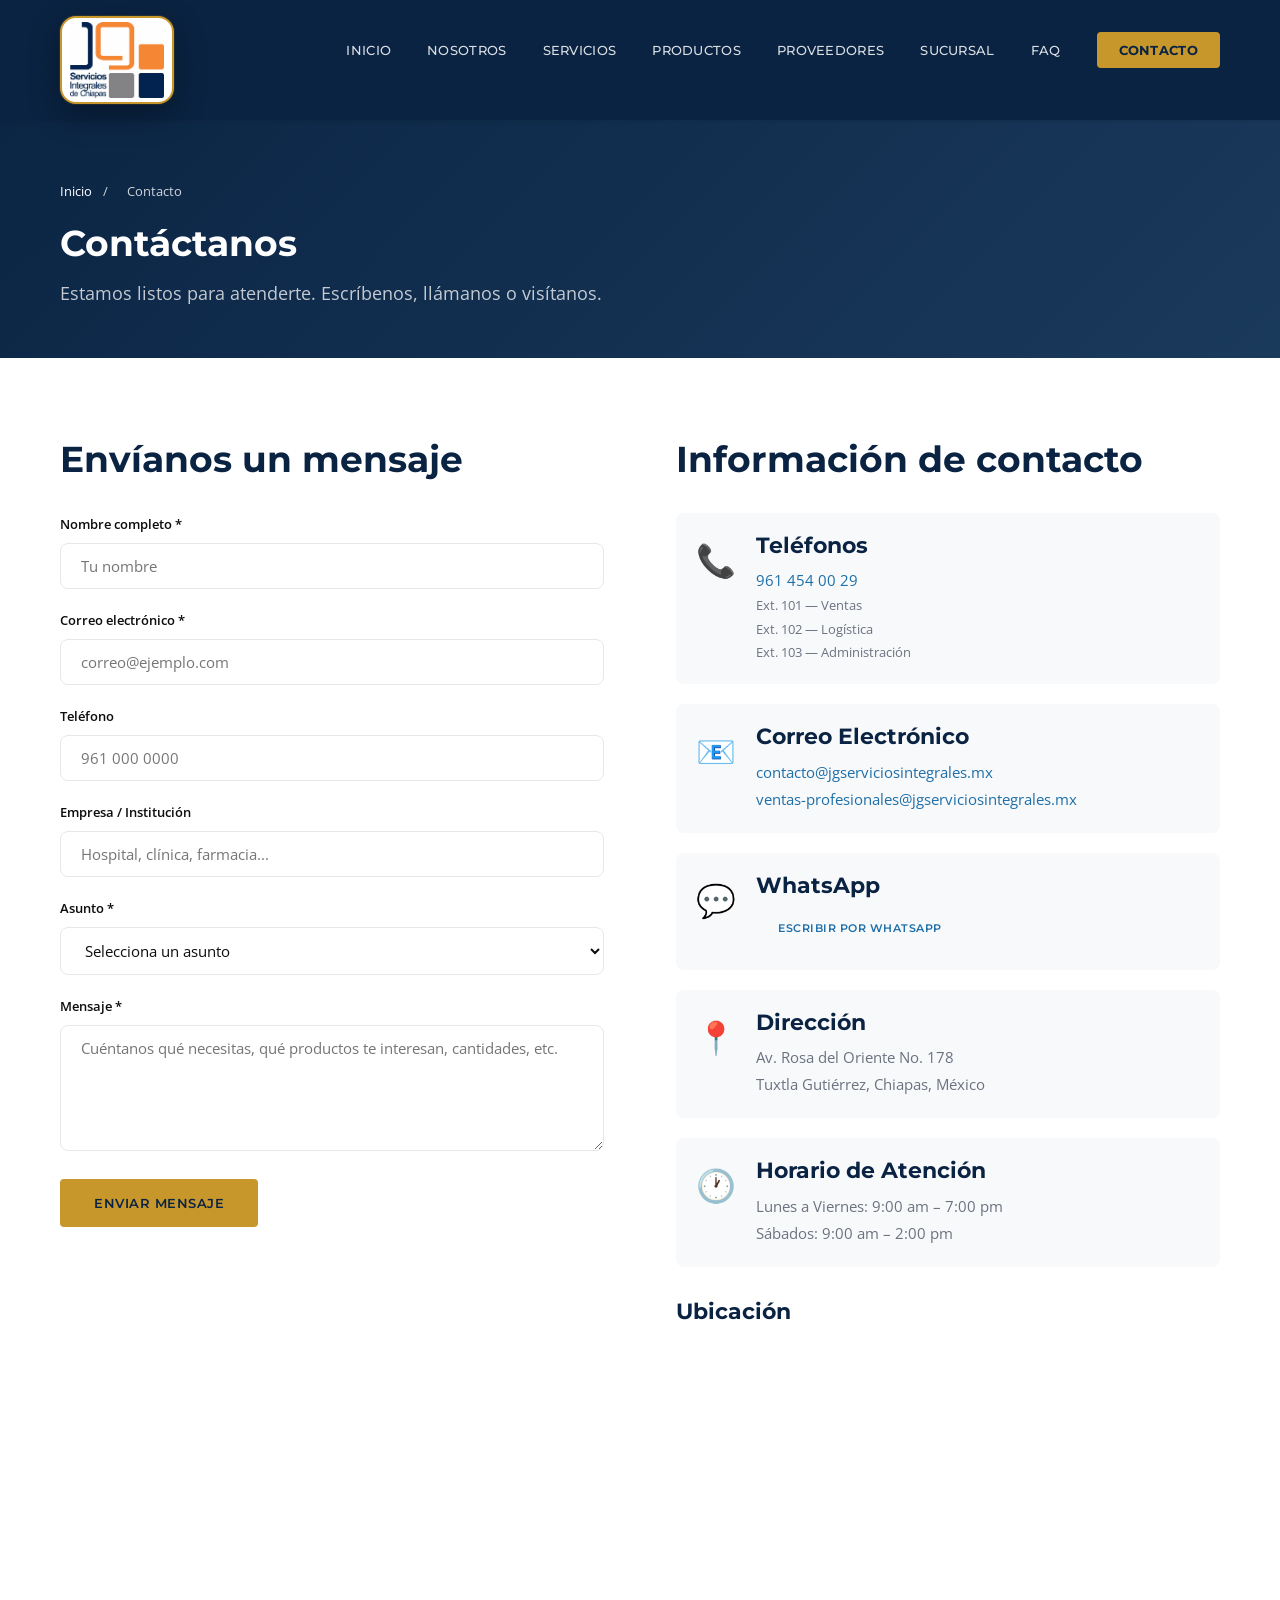
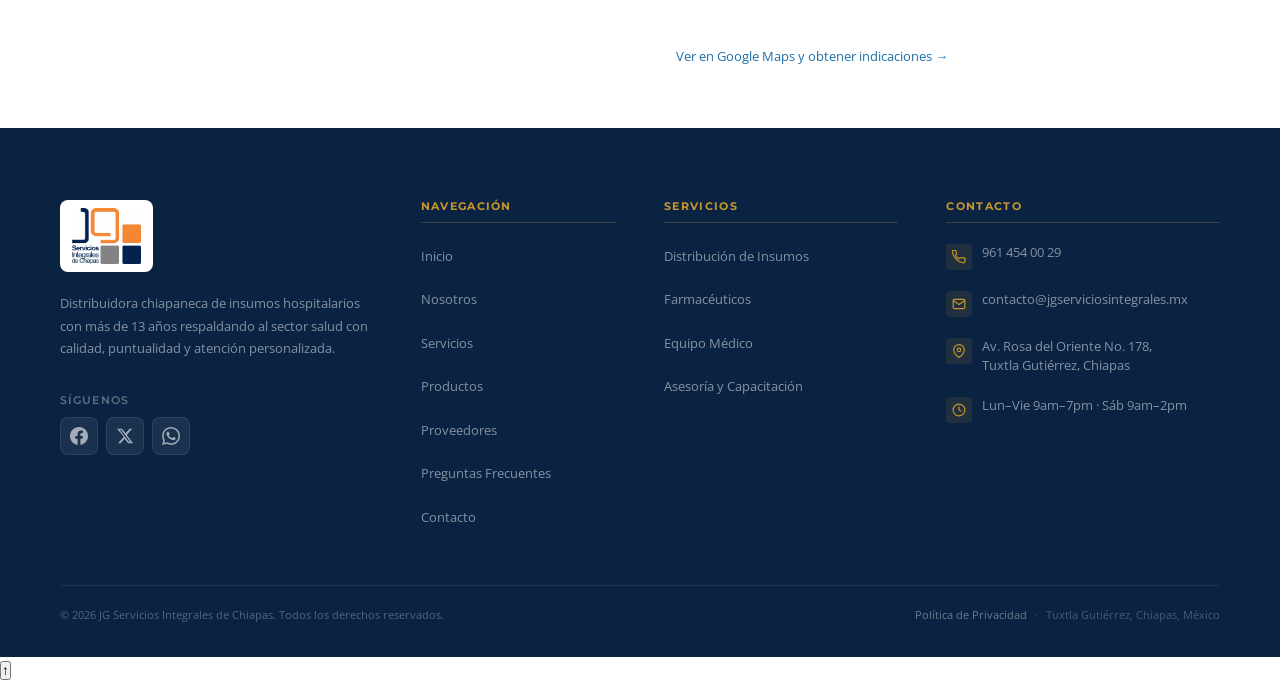
<file: Jg Servicios Integrales Pagina/pages/contacto.html>
<!DOCTYPE html>
<html lang="es">
<head>
    <meta charset="UTF-8">
    <meta name="viewport" content="width=device-width, initial-scale=1.0">
    <meta name="description" content="Contacta a JG Servicios Integrales - Teléfono, email, formulario y ubicación.">
    <title>Contacto | JG Servicios Integrales</title>

    <link rel="preconnect" href="https://fonts.googleapis.com">
    <link rel="preconnect" href="https://fonts.gstatic.com" crossorigin>
    <link href="https://fonts.googleapis.com/css2?family=Montserrat:wght@300;400;500;600;700;800&family=Open+Sans:wght@300;400;600&display=swap" rel="stylesheet">

    <link rel="stylesheet" href="../css/variables.css">
    <link rel="stylesheet" href="../css/style.css">
    <link rel="stylesheet" href="../css/components.css">
    <link rel="stylesheet" href="../css/responsive.css">
    <link rel="icon" type="image/png" href="../images/logo/logo.png">
    <style>
        /* Fix: evita que el logo del header se salga del flujo en páginas internas */
        .header:not(.transparent) .logo,
        .header:not(.transparent) .logo img {
            position: static !important;
            transform: none !important;
        }
    </style>
</head>

<body>

    <!-- HEADER -->
    <header class="header" id="header">
        <nav class="navbar">
            <div class="container">
                <div class="navbar-wrapper">
                    <a href="../index.html" class="logo">
                        <img src="../images/logo/logo.png" alt="JG Servicios Integrales">
                    </a>
                    <ul class="nav-menu" id="navMenu">
                        <li><a href="../index.html">Inicio</a></li>
                        <li><a href="nosotros.html">Nosotros</a></li>
                        <li><a href="servicios.html">Servicios</a></li>
                        <li><a href="productos.html">Productos</a></li>
                        <li><a href="proveedores.html">Proveedores</a></li>
                        <li><a href="sucursal.html">Sucursal</a></li>
                        <li><a href="faq.html">FAQ</a></li>
                        <li><a href="contacto.html" class="btn-contact">Contacto</a></li>
                    </ul>
                    <button class="menu-toggle" id="menuToggle" aria-label="Abrir menú">
                        <span></span><span></span><span></span>
                    </button>
                </div>
            </div>
        </nav>
    </header>


    <!-- PAGE HERO -->
    <section class="page-hero">
        <div class="container">
            <div class="breadcrumb">
                <a href="../index.html">Inicio</a>
                <span>/</span>
                <span>Contacto</span>
            </div>
            <h1>Contáctanos</h1>
            <p>Estamos listos para atenderte. Escríbenos, llámanos o visítanos.</p>
        </div>
    </section>


    <!-- MAIN CONTENT -->
    <main class="main-content">
        <div class="container">

            <div class="grid grid-2" style="gap: var(--spacing-3xl); align-items: start;">

                <!-- FORMULARIO -->
                <div>
                    <h2 style="margin-bottom: var(--spacing-xl);">Envíanos un mensaje</h2>

                    <form id="contactForm" novalidate>

                        <div class="form-group">
                            <label for="nombre">Nombre completo *</label>
                            <input type="text" id="nombre" name="nombre" placeholder="Tu nombre" required>
                            <span class="error-message">Por favor ingresa tu nombre</span>
                        </div>

                        <div class="form-group">
                            <label for="email">Correo electrónico *</label>
                            <input type="email" id="email" name="email" placeholder="correo@ejemplo.com" required>
                            <span class="error-message">Ingresa un correo válido</span>
                        </div>

                        <div class="form-group">
                            <label for="telefono">Teléfono</label>
                            <input type="tel" id="telefono" name="telefono" placeholder="961 000 0000">
                        </div>

                        <div class="form-group">
                            <label for="empresa">Empresa / Institución</label>
                            <input type="text" id="empresa" name="empresa" placeholder="Hospital, clínica, farmacia...">
                        </div>

                        <div class="form-group">
                            <label for="asunto">Asunto *</label>
                            <select id="asunto" name="asunto" required>
                                <option value="">Selecciona un asunto</option>
                                <option value="cotizacion">Solicitud de cotización</option>
                                <option value="general">Información general</option>
                                <option value="quejas">Quejas y sugerencias</option>
                                <option value="facturacion">Facturación</option>
                                <option value="pedidos">Información de pedidos</option>
                                <option value="soporte">Soporte técnico</option>
                                <option value="otro">Otro</option>
                            </select>
                            <span class="error-message">Selecciona un asunto</span>
                        </div>

                        <div class="form-group">
                            <label for="mensaje">Mensaje *</label>
                            <textarea id="mensaje" name="mensaje" rows="5"
                                placeholder="Cuéntanos qué necesitas, qué productos te interesan, cantidades, etc." required></textarea>
                            <span class="error-message">Por favor escribe tu mensaje</span>
                        </div>

                        <button type="submit" class="btn btn-primary btn-block">
                            Enviar mensaje
                        </button>

                    </form>
                </div>


                <!-- INFO DE CONTACTO -->
                <div>
                    <h2 style="margin-bottom: var(--spacing-xl);">Información de contacto</h2>

                    <div style="display: flex; flex-direction: column; gap: var(--spacing-lg);">

                        <div class="contact-info-item" style="display: flex; gap: var(--spacing-lg); align-items: flex-start; padding: var(--spacing-lg); background: var(--color-light); border-radius: var(--border-radius-md);">
                            <span style="font-size: 32px;">📞</span>
                            <div>
                                <h3 style="margin-bottom: var(--spacing-sm); color: var(--color-primary);">Teléfonos</h3>
                                <p style="margin: 0;"><a href="tel:9614540029">961 454 00 29</a></p>
                                <p style="margin: 0; font-size: var(--font-size-sm); color: var(--color-gray);">Ext. 101 — Ventas</p>
                                <p style="margin: 0; font-size: var(--font-size-sm); color: var(--color-gray);">Ext. 102 — Logística</p>
                                <p style="margin: 0; font-size: var(--font-size-sm); color: var(--color-gray);">Ext. 103 — Administración</p>
                            </div>
                        </div>

                        <div class="contact-info-item" style="display: flex; gap: var(--spacing-lg); align-items: flex-start; padding: var(--spacing-lg); background: var(--color-light); border-radius: var(--border-radius-md);">
                            <span style="font-size: 32px;">📧</span>
                            <div>
                                <h3 style="margin-bottom: var(--spacing-sm); color: var(--color-primary);">Correo Electrónico</h3>
                                <p style="margin: 0;"><a href="mailto:contacto@jgserviciosintegrales.mx">contacto@jgserviciosintegrales.mx</a></p>
                                <p style="margin: 0;"><a href="mailto: ventas-profesionales@jgserviciosintegrales.mx"> ventas-profesionales@jgserviciosintegrales.mx</a></p>
                            </div>
                        </div>

                        <div class="contact-info-item" style="display: flex; gap: var(--spacing-lg); align-items: flex-start; padding: var(--spacing-lg); background: var(--color-light); border-radius: var(--border-radius-md);">
                            <span style="font-size: 32px;">💬</span>
                            <div>
                                <h3 style="margin-bottom: var(--spacing-sm); color: var(--color-primary);">WhatsApp</h3>
                                <a href="https://wa.me/5219611527706?text=Hola,%20me%20gustaría%20solicitar%20una%20cotización"
                                   target="_blank" class="btn btn-secondary btn-small">
                                    Escribir por WhatsApp
                                </a>
                            </div>
                        </div>

                        <div class="contact-info-item" style="display: flex; gap: var(--spacing-lg); align-items: flex-start; padding: var(--spacing-lg); background: var(--color-light); border-radius: var(--border-radius-md);">
                            <span style="font-size: 32px;">📍</span>
                            <div>
                                <h3 style="margin-bottom: var(--spacing-sm); color: var(--color-primary);">Dirección</h3>
                                <p style="margin: 0;">Av. Rosa del Oriente No. 178</p>
                                <p style="margin: 0;">Tuxtla Gutiérrez, Chiapas, México</p>
                            </div>
                        </div>

                        <div class="contact-info-item" style="display: flex; gap: var(--spacing-lg); align-items: flex-start; padding: var(--spacing-lg); background: var(--color-light); border-radius: var(--border-radius-md);">
                            <span style="font-size: 32px;">🕐</span>
                            <div>
                                <h3 style="margin-bottom: var(--spacing-sm); color: var(--color-primary);">Horario de Atención</h3>
                                <p style="margin: 0;">Lunes a Viernes: 9:00 am – 7:00 pm</p>
                                <p style="margin: 0;">Sábados: 9:00 am – 2:00 pm</p>
                            </div>
                        </div>

                    </div>


                   <!-- MAPA -->
<div style="margin-top: var(--spacing-xl);">
    <h3 style="margin-bottom: var(--spacing-md);">Ubicación</h3>

    <div style="border-radius: var(--border-radius-lg); overflow: hidden;">
        <iframe
            src="https://www.google.com/maps?q=16.7615676,-93.0873629&z=17&output=embed"
            width="100%"
            height="300"
            style="border:0; display:block;"
            allowfullscreen=""
            loading="lazy"
            referrerpolicy="no-referrer-when-downgrade"
            title="Ubicación JG Servicios Integrales de Chiapas">
        </iframe>
    </div>

    <p style="margin-top: var(--spacing-sm); font-size: var(--font-size-sm);">
        <a href="https://www.google.com/maps/place/Jg+Servicios+Integrales+de+Chiapas,+Farmacia+Promac+Productos+medicos+y+Material+de+curacion/@16.7614707,-93.0873021,15z/data=!4m6!3m5!1s0x85ed276f8bcd6471:0x97339f5c29547f40!8m2!3d16.7615676!4d-93.0873629!16s%2Fg%2F11dxkvzxwv?entry=ttu&g_ep=EgoyMDI2MDYxNi4wIKXMDSoASAFQAw%3D%3D"
           target="_blank"
           rel="noopener noreferrer">
            Ver en Google Maps y obtener indicaciones →
        </a>
    </p>
</div>

                </div>

            </div>

        </div>
    </main>


    <footer class="footer">


        <div class="container">
            <div class="footer-content">

                <!-- COLUMNA 1: Marca -->
                <div class="footer-section footer-brand">
                    <img src="../images/logo/logo.png" alt="JG Servicios Integrales" class="footer-logo">
                    <p class="footer-brand-desc">
                        Distribuidora chiapaneca de insumos hospitalarios con más de 13 años respaldando al sector salud con calidad, puntualidad y atención personalizada.
                    </p>
                    <div class="footer-social">
                        <span class="footer-social-label">Síguenos</span>
                        <div class="footer-social-icons">
                            <a href="#" class="footer-social-btn" target="_blank" aria-label="Facebook">
                                <svg width="18" height="18" viewBox="0 0 24 24" fill="currentColor"><path d="M24 12.073c0-6.627-5.373-12-12-12s-12 5.373-12 12c0 5.99 4.388 10.954 10.125 11.854v-8.385H7.078v-3.47h3.047V9.43c0-3.007 1.792-4.669 4.533-4.669 1.312 0 2.686.235 2.686.235v2.953H15.83c-1.491 0-1.956.925-1.956 1.874v2.25h3.328l-.532 3.47h-2.796v8.385C19.612 23.027 24 18.062 24 12.073z"/></svg>
                            </a>
                            <a href="#" class="footer-social-btn" target="_blank" aria-label="Twitter / X">
                                <svg width="18" height="18" viewBox="0 0 24 24" fill="currentColor"><path d="M18.244 2.25h3.308l-7.227 8.26 8.502 11.24H16.17l-4.714-6.231-5.401 6.231H2.74l7.73-8.835L1.254 2.25H8.08l4.713 6.231zm-1.161 17.52h1.833L7.084 4.126H5.117z"/></svg>
                            </a>
                            <a href="https://wa.me/5219611527706?text=Hola,%20me%20gustaría%20solicitar%20una%20cotización" class="footer-social-btn footer-social-whatsapp" target="_blank" aria-label="WhatsApp">
                                <svg width="18" height="18" viewBox="0 0 24 24" fill="currentColor"><path d="M17.472 14.382c-.297-.149-1.758-.867-2.03-.967-.273-.099-.471-.148-.67.15-.197.297-.767.966-.94 1.164-.173.199-.347.223-.644.075-.297-.15-1.255-.463-2.39-1.475-.883-.788-1.48-1.761-1.653-2.059-.173-.297-.018-.458.13-.606.134-.133.298-.347.446-.52.149-.174.198-.298.298-.497.099-.198.05-.371-.025-.52-.075-.149-.669-1.612-.916-2.207-.242-.579-.487-.5-.669-.51-.173-.008-.371-.01-.57-.01-.198 0-.52.074-.792.372-.272.297-1.04 1.016-1.04 2.479 0 1.462 1.065 2.875 1.213 3.074.149.198 2.096 3.2 5.077 4.487.709.306 1.262.489 1.694.625.712.227 1.36.195 1.871.118.571-.085 1.758-.719 2.006-1.413.248-.694.248-1.289.173-1.413-.074-.124-.272-.198-.57-.347m-5.421 7.403h-.004a9.87 9.87 0 01-5.031-1.378l-.361-.214-3.741.982.998-3.648-.235-.374a9.86 9.86 0 01-1.51-5.26c.001-5.45 4.436-9.884 9.888-9.884 2.64 0 5.122 1.03 6.988 2.898a9.825 9.825 0 012.893 6.994c-.003 5.45-4.437 9.884-9.885 9.884m8.413-18.297A11.815 11.815 0 0012.05 0C5.495 0 .16 5.335.157 11.892c0 2.096.547 4.142 1.588 5.945L.057 24l6.305-1.654a11.882 11.882 0 005.683 1.448h.005c6.554 0 11.89-5.335 11.893-11.893a11.821 11.821 0 00-3.48-8.413z"/></svg>
                            </a>
                        </div>
                    </div>
                </div>

                <!-- COLUMNA 2: Navegación -->
                <div class="footer-section">
                    <h4 class="footer-heading">Navegación</h4>
                    <ul class="footer-links">
                        <li><a href="../index.html">Inicio</a></li>
                        <li><a href="pages/nosotros.html">Nosotros</a></li>
                        <li><a href="pages/servicios.html">Servicios</a></li>
                        <li><a href="pages/productos.html">Productos</a></li>
                        <li><a href="pages/proveedores.html">Proveedores</a></li>
                        <li><a href="../pages/faq.html">Preguntas Frecuentes</a></li>
                        <li><a href="../contacto.html">Contacto</a></li>
                    </ul>
                </div>

                <!-- COLUMNA 3: Servicios -->
                <div class="footer-section">
                    <h4 class="footer-heading">Servicios</h4>
                    <ul class="footer-links">
                        <li><a href="pages/servicios.html#distribucion">Distribución de Insumos</a></li>
                        <li><a href="pages/servicios.html#farmaceuticos">Farmacéuticos</a></li>
                        <li><a href="../pages/servicios.html#equipo">Equipo Médico</a></li>
                        <li><a href="../pages/servicios.html#asesoria">Asesoría y Capacitación</a></li>

                    </ul>
                </div>

                <!-- COLUMNA 4: Contacto -->
                <div class="footer-section">
                    <h4 class="footer-heading">Contacto</h4>
                    <ul class="footer-contact-list">
                        <li>
                            <span class="footer-contact-icon-svg">
                                <svg width="14" height="14" viewBox="0 0 24 24" fill="none" stroke="currentColor" stroke-width="2"><path d="M22 16.92v3a2 2 0 01-2.18 2 19.79 19.79 0 01-8.63-3.07A19.5 19.5 0 013.07 9.81a19.79 19.79 0 01-3.07-8.68A2 2 0 012 .82h3a2 2 0 012 1.72 12.84 12.84 0 00.7 2.81 2 2 0 01-.45 2.11L6.09 8.91a16 16 0 006 6l1.27-1.27a2 2 0 012.11-.45 12.84 12.84 0 002.81.7A2 2 0 0122 16.92z"/></svg>
                            </span>
                            <a href="tel:9614540029">961 454 00 29</a>
                        </li>
                        <li>
                            <span class="footer-contact-icon-svg">
                                <svg width="14" height="14" viewBox="0 0 24 24" fill="none" stroke="currentColor" stroke-width="2"><path d="M4 4h16c1.1 0 2 .9 2 2v12c0 1.1-.9 2-2 2H4c-1.1 0-2-.9-2-2V6c0-1.1.9-2 2-2z"/><polyline points="22,6 12,13 2,6"/></svg>
                            </span>
                            <a href="mailto:contacto@jgserviciosintegrales.mx">contacto@jgserviciosintegrales.mx</a>
                        </li>
                        <li>
                            <span class="footer-contact-icon-svg">
                                <svg width="14" height="14" viewBox="0 0 24 24" fill="none" stroke="currentColor" stroke-width="2"><path d="M21 10c0 7-9 13-9 13s-9-6-9-13a9 9 0 0118 0z"/><circle cx="12" cy="10" r="3"/></svg>
                            </span>
                            <span>Av. Rosa del Oriente No. 178,<br>Tuxtla Gutiérrez, Chiapas</span>
                        </li>
                        <li>
                            <span class="footer-contact-icon-svg">
                                <svg width="14" height="14" viewBox="0 0 24 24" fill="none" stroke="currentColor" stroke-width="2"><circle cx="12" cy="12" r="10"/><polyline points="12,6 12,12 16,14"/></svg>
                            </span>
                            <span>Lun–Vie 9am–7pm · Sáb 9am–2pm</span>
                        </li>
                    </ul>
                </div>

            </div>

            <!-- SEPARADOR -->
            <div class="footer-divider"></div>

            <!-- BOTTOM BAR -->
            <div class="footer-bottom">
                <span class="footer-copy">&copy; 2026 JG Servicios Integrales de Chiapas. Todos los derechos reservados.</span>
                <div class="footer-legal-links">
                    <a href="../pages/privacidad.html">Política de Privacidad</a>
                    <span class="footer-legal-dot">·</span>
                    <span>Tuxtla Gutiérrez, Chiapas, México</span>
                </div>
            </div>
        </div>
    </footer>


    <button id="scrollTopBtn" aria-label="Volver arriba">↑</button>
    <script src="../js/main.js"></script>

</body>
</html>
</file>
<file: Jg Servicios Integrales Pagina/css/variables.css>
/* ============================================
   VARIABLES GLOBALES - VERSIÓN 2.0
============================================ */

:root {
    /* ===== PALETA CORPORATIVA ===== */
    --color-primary:        #0A2342;   /* Azul marino profundo */
    --color-primary-light:  #1A3A5C;   /* Azul marino medio */
    --color-secondary:      #C8972B;   /* Dorado corporativo */
    --color-secondary-light:#E5B84A;   /* Dorado claro */
    --color-accent:         #1E6FA8;   /* Azul acento */

    /* ===== NEUTROS ===== */
    --color-dark:           #0D0D0D;
    --color-gray-dark:      #2C2C2C;
    --color-gray:           #6B7280;
    --color-gray-light:     #E5E7EB;
    --color-light:          #F8F9FB;
    --color-white:          #FFFFFF;

    /* ===== ESTADOS ===== */
    --color-success:        #16A34A;
    --color-warning:        #D97706;
    --color-danger:         #DC2626;
    --color-info:           #0284C7;

    /* ===== TIPOGRAFÍA ===== */
    --font-main:      'Montserrat', sans-serif;
    --font-secondary: 'Open Sans', sans-serif;

    --font-size-xs:   11px;
    --font-size-sm:   13px;
    --font-size-base: 15px;
    --font-size-lg:   18px;
    --font-size-xl:   22px;
    --font-size-2xl:  28px;
    --font-size-3xl:  36px;
    --font-size-4xl:  48px;
    --font-size-5xl:  60px;

    --font-weight-light:     300;
    --font-weight-normal:    400;
    --font-weight-medium:    500;
    --font-weight-semibold:  600;
    --font-weight-bold:      700;
    --font-weight-extrabold: 800;

    /* ===== ESPACIADO ===== */
    --spacing-xs:   4px;
    --spacing-sm:   8px;
    --spacing-md:   12px;
    --spacing-lg:   20px;
    --spacing-xl:   32px;
    --spacing-2xl:  48px;
    --spacing-3xl:  72px;
    --spacing-4xl:  96px;

    /* ===== SOMBRAS ===== */
    --shadow-sm:  0 1px 4px rgba(0,0,0,0.06);
    --shadow-md:  0 4px 16px rgba(0,0,0,0.10);
    --shadow-lg:  0 12px 40px rgba(0,0,0,0.14);
    --shadow-xl:  0 24px 64px rgba(0,0,0,0.18);
    --shadow-gold: 0 8px 30px rgba(200,151,43,0.25);

    /* ===== BORDES ===== */
    --border-radius-sm:   4px;
    --border-radius-md:   8px;
    --border-radius-lg:   16px;
    --border-radius-xl:   24px;
    --border-radius-full: 9999px;

    /* ===== TRANSICIONES ===== */
    --transition-fast:   0.15s ease;
    --transition-normal: 0.3s ease;
    --transition-slow:   0.5s cubic-bezier(0.4, 0, 0.2, 1);
    --transition-slower: 0.8s cubic-bezier(0.4, 0, 0.2, 1);

    /* ===== LAYOUT ===== */
    --max-width: 1240px;

    /* ===== Z-INDEX ===== */
    --z-dropdown: 100;
    --z-sticky:   200;
    --z-fixed:    300;
    --z-modal:    1000;
}
</file>
<file: Jg Servicios Integrales Pagina/css/style.css>
/* ============================================
   STYLE.CSS - VERSIÓN 2.0 CORPORATIVO
============================================ */

/* RESET */
*, *::before, *::after {
    margin: 0;
    padding: 0;
    box-sizing: border-box;
}

html {
    scroll-behavior: smooth;
    font-size: 16px;
}

body {
    font-family: var(--font-secondary);
    font-size: var(--font-size-base);
    line-height: 1.7;
    color: var(--color-dark);
    background: var(--color-white);
    overflow-x: hidden;
}

/* ============================================
   CONTENEDOR
============================================ */

.container {
    max-width: var(--max-width);
    margin: 0 auto;
    padding: 0 40px;
}

/* ============================================
   TIPOGRAFÍA
============================================ */

h1, h2, h3, h4, h5, h6 {
    font-family: var(--font-main);
    font-weight: var(--font-weight-bold);
    line-height: 1.2;
    color: var(--color-primary);
}

h1 { font-size: var(--font-size-4xl); }
h2 { font-size: var(--font-size-3xl); }
h3 { font-size: var(--font-size-xl); }
h4 { font-size: var(--font-size-lg); }

p {
    margin-bottom: var(--spacing-md);
    color: var(--color-gray);
    line-height: 1.8;
}

a {
    color: var(--color-accent);
    text-decoration: none;
    transition: color var(--transition-normal);
}

a:hover { color: var(--color-secondary); }

img { max-width: 100%; height: auto; display: block; }

/* ============================================
   BOTONES
============================================ */

.btn {
    display: inline-flex;
    align-items: center;
    gap: var(--spacing-sm);
    padding: 14px 32px;
    border-radius: var(--border-radius-sm);
    font-family: var(--font-main);
    font-weight: var(--font-weight-semibold);
    font-size: var(--font-size-sm);
    letter-spacing: 0.5px;
    text-transform: uppercase;
    cursor: pointer;
    border: 2px solid transparent;
    transition: all var(--transition-normal);
    white-space: nowrap;
    text-decoration: none;
}

.btn-primary {
    background: var(--color-secondary);
    color: var(--color-primary);
    border-color: var(--color-secondary);
}

.btn-primary:hover {
    background: transparent;
    color: var(--color-secondary);
    box-shadow: var(--shadow-gold);
}

.btn-outline {
    background: transparent;
    color: var(--color-white);
    border-color: rgba(255,255,255,0.6);
}

.btn-outline:hover {
    background: var(--color-white);
    color: var(--color-primary);
    border-color: var(--color-white);
}

.btn-dark {
    background: var(--color-primary);
    color: var(--color-white);
    border-color: var(--color-primary);
}

.btn-dark:hover {
    background: var(--color-primary-light);
    color: var(--color-white);
    box-shadow: var(--shadow-lg);
}

.btn-large {
    padding: 18px 44px;
    font-size: var(--font-size-base);
}

.btn-small {
    padding: 10px 20px;
    font-size: var(--font-size-xs);
}

/* ============================================
   HEADER
============================================ */

.header {
    position: fixed;
    top: 0;
    left: 0;
    right: 0;
    z-index: var(--z-fixed);
    transition: all var(--transition-normal);
    padding: 0;
}

/* Estado transparente (sobre el hero) */
.header.transparent {
    background: transparent;
}

/* Estado sólido (al scrollear) */
.header.scrolled {
    background: var(--color-primary);
    box-shadow: 0 2px 30px rgba(0,0,0,0.3);
}

.navbar {
    padding: 24px 0;
    transition: padding var(--transition-normal);
}

.header.scrolled .navbar {
    padding: 16px 0;
}

.navbar-wrapper {
    display: flex;
    justify-content: space-between;
    align-items: center;
    gap: var(--spacing-lg);
}

/* LOGO */
.logo {
    background: var(--color-white);
    padding: 6px 10px;
    border-radius: var(--border-radius-lg);
    border: 3px solid var(--color-secondary);
    display: inline-flex;
    align-items: center;
    box-shadow: 0 10px 30px rgba(0,0,0,0.35), 0 0 0 1px rgba(200,151,43,0.15);
    transition: all var(--transition-normal);
}

.logo img {
    max-height: 110px;
    width: auto;
    transition: opacity var(--transition-normal);
}

.header.scrolled .logo {
    padding: 4px 8px;
    border-width: 2px;
}

.header.scrolled .logo img {
    max-height: 76px;
}

.logo:hover {
    transform: translateY(-3px) scale(1.02);
    box-shadow: 0 16px 40px rgba(0,0,0,0.4), 0 0 0 1px rgba(200,151,43,0.3);
}

.logo:hover img { opacity: 0.9; }

/* MENÚ */
.nav-menu {
    display: flex;
    list-style: none;
    gap: 36px;
    align-items: center;
}

.nav-menu a {
    font-family: var(--font-main);
    font-weight: var(--font-weight-medium);
    font-size: var(--font-size-sm);
    letter-spacing: 0.3px;
    color: rgba(255,255,255,0.85);
    text-transform: uppercase;
    position: relative;
    text-decoration: none;
    transition: color var(--transition-normal);
}

.nav-menu a::after {
    content: '';
    position: absolute;
    bottom: -4px;
    left: 0;
    width: 0;
    height: 2px;
    background: var(--color-secondary);
    transition: width var(--transition-normal);
}

.nav-menu a:hover {
    color: var(--color-white);
}

.nav-menu a:hover::after {
    width: 100%;
}

.nav-menu .btn-contact {
    background: var(--color-secondary);
    color: var(--color-primary) !important;
    padding: 10px 22px;
    border-radius: var(--border-radius-sm);
    font-weight: var(--font-weight-bold) !important;
}

.nav-menu .btn-contact::after { display: none; }

.nav-menu .btn-contact:hover {
    background: var(--color-secondary-light);
    opacity: 1;
}

/* TOGGLE MÓVIL */
.menu-toggle {
    display: none;
    flex-direction: column;
    background: none;
    border: none;
    cursor: pointer;
    gap: 5px;
    z-index: 1100;
    position: relative;
}

.menu-toggle span {
    width: 26px;
    height: 2px;
    background: white;
    border-radius: 2px;
    transition: all var(--transition-normal);
}

.menu-toggle.active span:nth-child(1) { transform: rotate(45deg) translate(5px, 5px); }
.menu-toggle.active span:nth-child(2) { opacity: 0; }
.menu-toggle.active span:nth-child(3) { transform: rotate(-45deg) translate(5px, -5px); }

/* ============================================
   HERO - VERSIÓN IMPACTANTE
============================================ */

.hero {
    min-height: 100vh;
    display: flex;
    align-items: center;
    position: relative;
    overflow: hidden;
    background: var(--color-primary);
}

/* Imagen de fondo con overlay */
.hero-bg {
    position: absolute;
    inset: 0;
    background-image: url('../images/hero-bg.jpg'); /* Agrega tu foto aquí */
    background-size: cover;
    background-position: center;
    opacity: 0.15;
    transform: scale(1.05);
    animation: heroZoom 12s ease-in-out infinite alternate;
}

@keyframes heroZoom {
    from { transform: scale(1.05); }
    to   { transform: scale(1.12); }
}

/* Gradiente oscuro encima */
.hero-overlay {
    position: absolute;
    inset: 0;
    background: linear-gradient(
        135deg,
        rgba(10, 35, 66, 0.97) 0%,
        rgba(10, 35, 66, 0.85) 50%,
        rgba(30, 111, 168, 0.6) 100%
    );
}

/* Patrón geométrico decorativo */
.hero-pattern {
    position: absolute;
    inset: 0;
    background-image:
        linear-gradient(rgba(200,151,43,0.04) 1px, transparent 1px),
        linear-gradient(90deg, rgba(200,151,43,0.04) 1px, transparent 1px);
    background-size: 60px 60px;
}

/* Línea dorada decorativa */
.hero-line {
    position: absolute;
    top: 0;
    left: 0;
    width: 4px;
    height: 100%;
    background: linear-gradient(
        to bottom,
        transparent,
        var(--color-secondary),
        transparent
    );
    opacity: 0.6;
}

.hero-content {
    position: relative;
    z-index: 2;
    padding: 160px 0 100px;
    max-width: 800px;
}

/* Etiqueta superior */
.hero-label {
    color: var(--color-secondary);

    display: inline-flex;
    align-items: center;
    gap: 10px;
    background: rgba(200,151,43,0.15);
    border: 1px solid rgba(200,151,43,0.4);
    color: var(--color-secondary);
    padding: 8px 20px;
    border-radius: var(--border-radius-full);
    font-family: var(--font-main);
    font-size: var(--font-size-xs);
    font-weight: var(--font-weight-semibold);
    letter-spacing: 2px;
    text-transform: uppercase;
    margin-bottom: var(--spacing-xl);
    animation: fadeSlideDown 0.8s ease both;
}

.hero-label::before {
    content: '';
    width: 6px;
    height: 6px;
    border-radius: 50%;
    background: var(--color-secondary);
    animation: pulse 2s ease infinite;
}

@keyframes pulse {
    0%, 100% { opacity: 1; transform: scale(1); }
    50%       { opacity: 0.5; transform: scale(1.4); }
}

.hero-title {
    font-size: clamp(36px, 5vw, 64px);
    font-weight: var(--font-weight-extrabold);
    color: var(--color-white);
    line-height: 1.1;
    margin-bottom: var(--spacing-lg);
    animation: fadeSlideDown 0.9s ease 0.1s both;
}

.hero-title .highlight {
    color: var(--color-secondary);
    position: relative;
    display: inline-block;
}

.hero-title .highlight::after {
    content: '';
    position: absolute;
    bottom: 4px;
    left: 0;
    width: 100%;
    height: 3px;
    background: var(--color-secondary);
    opacity: 0.4;
    border-radius: 2px;
}

.hero-subtitle {
    font-size: var(--font-size-lg);
    color: rgba(255,255,255,0.72);
    max-width: 580px;
    margin-bottom: var(--spacing-2xl);
    line-height: 1.7;
    animation: fadeSlideDown 1s ease 0.2s both;
}

.hero-buttons {
    display: flex;
    gap: var(--spacing-md);
    flex-wrap: wrap;
    animation: fadeSlideDown 1.1s ease 0.3s both;
}

/* Stats en el hero */
.hero-stats {
    display: flex;
    gap: var(--spacing-2xl);
    margin-top: var(--spacing-2xl);
    padding-top: var(--spacing-2xl);
    border-top: 1px solid rgba(255,255,255,0.1);
    animation: fadeSlideDown 1.2s ease 0.4s both;
}

.hero-stat {
    display: flex;
    flex-direction: column;
}

.hero-stat-number {
    font-family: var(--font-main);
    font-size: var(--font-size-3xl);
    font-weight: var(--font-weight-extrabold);
    color: var(--color-secondary);
    line-height: 1;
}

.hero-stat-label {
    font-size: var(--font-size-xs);
    color: rgba(255,255,255,0.55);
    text-transform: uppercase;
    letter-spacing: 1px;
    margin-top: 4px;
}

/* Scroll indicator */
.scroll-indicator {
    position: absolute;
    bottom: 40px;
    left: 50%;
    transform: translateX(-50%);
    display: flex;
    flex-direction: column;
    align-items: center;
    gap: 8px;
    color: rgba(255,255,255,0.4);
    font-family: var(--font-main);
    font-size: var(--font-size-xs);
    letter-spacing: 2px;
    text-transform: uppercase;
    animation: fadeIn 1.5s ease 1s both;
    z-index: 2;
}

.scroll-line {
    width: 1px;
    height: 50px;
    background: linear-gradient(to bottom, rgba(255,255,255,0.4), transparent);
    animation: scrollLine 1.5s ease infinite;
}

@keyframes scrollLine {
    0%   { transform: scaleY(0); transform-origin: top; }
    50%  { transform: scaleY(1); transform-origin: top; }
    51%  { transform: scaleY(1); transform-origin: bottom; }
    100% { transform: scaleY(0); transform-origin: bottom; }
}

/* ============================================
   ANIMACIONES GENERALES
============================================ */

@keyframes fadeIn {
    from { opacity: 0; }
    to   { opacity: 1; }
}

@keyframes fadeSlideDown {
    from { opacity: 0; transform: translateY(-20px); }
    to   { opacity: 1; transform: translateY(0); }
}

@keyframes fadeSlideUp {
    from { opacity: 0; transform: translateY(30px); }
    to   { opacity: 1; transform: translateY(0); }
}

@keyframes fadeSlideLeft {
    from { opacity: 0; transform: translateX(30px); }
    to   { opacity: 1; transform: translateX(0); }
}

/* Clase para animar al scroll */
.reveal {
    opacity: 0;
    transform: translateY(36px);
    transition: opacity 0.7s ease, transform 0.7s ease;
}

.reveal.visible {
    opacity: 1;
    transform: translateY(0);
}

.reveal-delay-1 { transition-delay: 0.1s; }
.reveal-delay-2 { transition-delay: 0.2s; }
.reveal-delay-3 { transition-delay: 0.3s; }
.reveal-delay-4 { transition-delay: 0.4s; }

/* ============================================
   SECCIONES - BASE
============================================ */

section { padding: var(--spacing-3xl) 0; }

.section-tag {
    display: inline-block;
    font-family: var(--font-main);
    font-size: var(--font-size-xs);
    font-weight: var(--font-weight-bold);
    letter-spacing: 3px;
    text-transform: uppercase;
    color: var(--color-secondary);
    margin-bottom: var(--spacing-md);
}

.section-title {
    font-size: var(--font-size-3xl);
    color: var(--color-primary);
    margin-bottom: var(--spacing-md);
    line-height: 1.2;
}

.section-title span {
    color: var(--color-secondary);
}

.section-subtitle {
    font-size: var(--font-size-lg);
    color: var(--color-gray);
    max-width: 560px;
    line-height: 1.7;
}

.section-header {
    margin-bottom: var(--spacing-2xl);
}

.section-header.centered {
    text-align: center;
}

.section-header.centered .section-subtitle {
    margin: 0 auto;
}

/* Línea decorativa */
.section-divider {
    width: 56px;
    height: 3px;
    background: linear-gradient(90deg, var(--color-secondary), var(--color-secondary-light));
    border-radius: 2px;
    margin: var(--spacing-md) 0 var(--spacing-lg);
}

.section-header.centered .section-divider {
    margin-left: auto;
    margin-right: auto;
}

/* ============================================
   FEATURES / POR QUÉ ELEGIRNOS
============================================ */

.features {
    background: var(--color-light);
}

.features-grid {
    display: grid;
    grid-template-columns: repeat(4, 1fr);
    gap: 1px;
    background: var(--color-gray-light);
    border-radius: var(--border-radius-lg);
    overflow: hidden;
    box-shadow: var(--shadow-md);
}

.features-grid.cols-3 {
    grid-template-columns: repeat(3, 1fr);
}

.features-grid.cols-4 {
    grid-template-columns: repeat(4, 1fr);
}

.feature-card {
    background: var(--color-white);
    padding: 40px 32px;
    transition: all var(--transition-normal);
    position: relative;
    overflow: hidden;
}

.feature-card::before {
    content: '';
    position: absolute;
    top: 0;
    left: 0;
    width: 100%;
    height: 3px;
    background: var(--color-secondary);
    transform: scaleX(0);
    transform-origin: left;
    transition: transform var(--transition-normal);
}

.feature-card:hover::before {
    transform: scaleX(1);
}

.feature-card:hover {
    background: var(--color-primary);
}

.feature-icon {
    font-size: 36px;
    display: block;
    margin-bottom: var(--spacing-lg);
    transition: transform var(--transition-normal);
}

.feature-card:hover .feature-icon {
    transform: scale(1.15);
}

.feature-card h3 {
    font-size: var(--font-size-base);
    font-weight: var(--font-weight-bold);
    color: var(--color-primary);
    margin-bottom: var(--spacing-sm);
    text-transform: uppercase;
    letter-spacing: 0.5px;
    transition: color var(--transition-normal);
}

.feature-card:hover h3 {
    color: var(--color-secondary) !important;
}

.feature-card p {
    font-size: var(--font-size-sm);
    color: var(--color-gray);
    margin: 0;
    line-height: 1.7;
    transition: color var(--transition-normal);
}

.feature-card:hover p {
    color: rgba(255,255,255,0.7) !important;
}

/* ============================================
   SERVICIOS
============================================ */

.services-preview {
    background: var(--color-white);
}

.services-layout {
    display: grid;
    grid-template-columns: 1fr 1fr;
    gap: var(--spacing-2xl);
    align-items: start;
}

.services-list {
    display: flex;
    flex-direction: column;
    gap: 2px;
}

.service-item {
    display: flex;
    gap: var(--spacing-lg);
    align-items: flex-start;
    padding: var(--spacing-lg) var(--spacing-xl);
    background: var(--color-white);
    border: 1px solid var(--color-gray-light);
    border-radius: var(--border-radius-md);
    cursor: pointer;
    transition: all var(--transition-normal);
    position: relative;
}

.service-item::before {
    content: '';
    position: absolute;
    left: 0;
    top: 0;
    bottom: 0;
    width: 3px;
    background: var(--color-secondary);
    border-radius: 3px 0 0 3px;
    opacity: 0;
    transition: opacity var(--transition-normal);
}

.service-item:hover,
.service-item.active {
    background: var(--color-primary);
    border-color: var(--color-primary);
    transform: translateX(6px);
    box-shadow: var(--shadow-md);
}

.service-item.active::before,
.service-item:hover::before {
    opacity: 1;
}

.service-icon {
    font-size: 28px;
    flex-shrink: 0;
    width: 52px;
    height: 52px;
    background: var(--color-light);
    border-radius: var(--border-radius-md);
    display: flex;
    align-items: center;
    justify-content: center;
    transition: background var(--transition-normal);
}

.service-item:hover .service-icon,
.service-item.active .service-icon {
    background: rgba(200,151,43,0.15);
}

.service-text h3 {
    font-size: var(--font-size-base);
    color: var(--color-primary);
    margin-bottom: 4px;
    font-weight: var(--font-weight-bold);
    transition: color var(--transition-normal);
}

.service-item:hover .service-text h3,
.service-item.active .service-text h3 {
    color: var(--color-secondary) !important;
}

.service-text p {
    font-size: var(--font-size-sm);
    color: var(--color-gray);
    margin: 0;
    transition: color var(--transition-normal);
}

.service-item:hover .service-text p,
.service-item.active .service-text p {
    color: rgba(255,255,255,0.65) !important;
}

/* Panel derecho de servicios */
.services-panel {
    position: sticky;
    top: 100px;
    background: var(--color-primary);
    border-radius: var(--border-radius-xl);
    padding: 48px;
    color: white;
    min-height: 400px;
    display: flex;
    flex-direction: column;
    justify-content: space-between;
    overflow: hidden;
}

.services-panel::before {
    content: '';
    position: absolute;
    top: -60px;
    right: -60px;
    width: 200px;
    height: 200px;
    border-radius: 50%;
    background: rgba(200,151,43,0.08);
}

.services-panel::after {
    content: '';
    position: absolute;
    bottom: -40px;
    left: -40px;
    width: 150px;
    height: 150px;
    border-radius: 50%;
    background: rgba(30,111,168,0.15);
}

.panel-content { position: relative; z-index: 1; }

.panel-icon {
    font-size: 56px;
    margin-bottom: var(--spacing-lg);
}

.panel-content h3 {
    font-size: var(--font-size-2xl);
    color: var(--color-white);
    margin-bottom: var(--spacing-md);
}

.panel-content p {
    color: rgba(255,255,255,0.7);
    line-height: 1.8;
    margin-bottom: var(--spacing-xl);
}

.panel-features {
    list-style: none;
    margin-bottom: var(--spacing-xl);
}

.panel-features li {
    display: flex;
    align-items: center;
    gap: 10px;
    color: rgba(255,255,255,0.8);
    font-size: var(--font-size-sm);
    padding: 6px 0;
    border-bottom: 1px solid rgba(255,255,255,0.06);
}

.panel-features li::before {
    content: '';
    width: 6px;
    height: 6px;
    border-radius: 50%;
    background: var(--color-secondary);
    flex-shrink: 0;
}

/* ============================================
   NÚMEROS / STATS
============================================ */

.stats-section {
    background: var(--color-primary);
    position: relative;
    overflow: hidden;
}

.stats-section::before {
    content: '';
    position: absolute;
    inset: 0;
    background-image:
        linear-gradient(rgba(200,151,43,0.05) 1px, transparent 1px),
        linear-gradient(90deg, rgba(200,151,43,0.05) 1px, transparent 1px);
    background-size: 50px 50px;
}

.stats-grid {
    display: grid;
    grid-template-columns: repeat(4, 1fr);
    gap: 1px;
    background: rgba(255,255,255,0.06);
    position: relative;
    z-index: 1;
}

.stat-item {
    padding: 56px 40px;
    text-align: center;
    background: rgba(255,255,255,0.02);
    transition: background var(--transition-normal);
}

.stat-item:hover {
    background: rgba(200,151,43,0.08);
}

.stat-number {
    font-family: var(--font-main);
    font-size: clamp(40px, 4vw, 64px);
    font-weight: var(--font-weight-extrabold);
    color: var(--color-secondary);
    line-height: 1;
    display: block;
}

.stat-suffix {
    font-size: var(--font-size-3xl);
    color: var(--color-secondary);
    font-weight: var(--font-weight-extrabold);
}

.stat-label {
    font-family: var(--font-main);
    font-size: var(--font-size-xs);
    color: rgba(255,255,255,0.5);
    text-transform: uppercase;
    letter-spacing: 2px;
    margin-top: 10px;
    display: block;
}

/* ============================================
   PROVEEDORES
============================================ */

.providers-preview {
    background: var(--color-light);
}

.providers-track {
    overflow: hidden;
    position: relative;
    margin-top: var(--spacing-2xl);
}

/* Fades laterales */
.providers-track::before,
.providers-track::after {
    content: '';
    position: absolute;
    top: 0;
    bottom: 0;
    width: 120px;
    z-index: 2;
    pointer-events: none;
}

.providers-track::before {
    left: 0;
    background: linear-gradient(to right, var(--color-light), transparent);
}

.providers-track::after {
    right: 0;
    background: linear-gradient(to left, var(--color-light), transparent);
}

.providers-slider {
    display: flex;
    gap: var(--spacing-lg);
    animation: slide 30s linear infinite;
    width: max-content;
}

.providers-slider:hover {
    animation-play-state: paused;
}

@keyframes slide {
    from { transform: translateX(0); }
    to   { transform: translateX(-50%); }
}

.provider-logo {
    background: var(--color-white);
    border: 1px solid var(--color-gray-light);
    border-radius: var(--border-radius-md);
    padding: 20px 32px;
    display: flex;
    align-items: center;
    justify-content: center;
    min-width: 160px;
    height: 90px;
    transition: all var(--transition-normal);
    flex-shrink: 0;
    box-shadow: var(--shadow-sm);
}

.provider-logo:hover {
    border-color: var(--color-secondary);
    box-shadow: var(--shadow-gold);
    transform: translateY(-3px);
}

.provider-logo img {
    max-width: 120px;
    max-height: 50px;
    object-fit: contain;
    filter: grayscale(1);
    opacity: 0.6;
    transition: all var(--transition-normal);
}

.provider-logo:hover img {
    filter: grayscale(0);
    opacity: 1;
}

/* ============================================
   CTA BAND
============================================ */

.cta-band {
    background: linear-gradient(135deg, var(--color-secondary) 0%, var(--color-secondary-light) 100%);
    padding: 64px 0;
}

.cta-band-inner {
    display: flex;
    align-items: center;
    justify-content: space-between;
    gap: var(--spacing-xl);
}

.cta-band h2 {
    font-size: var(--font-size-2xl);
    color: var(--color-primary);
    margin-bottom: var(--spacing-sm);
}

.cta-band p {
    color: rgba(10,35,66,0.7);
    margin: 0;
    font-size: var(--font-size-lg);
}

/* ============================================
   CONTACTO RÁPIDO
============================================ */

.quick-contact {
    background: var(--color-primary);
    position: relative;
    overflow: hidden;
}

.quick-contact::before {
    content: '';
    position: absolute;
    inset: 0;
    background-image:
        linear-gradient(rgba(255,255,255,0.02) 1px, transparent 1px),
        linear-gradient(90deg, rgba(255,255,255,0.02) 1px, transparent 1px);
    background-size: 40px 40px;
    pointer-events: none;
}

.contact-grid {
    display: grid;
    grid-template-columns: repeat(4, 1fr);
    gap: 1px;
    background: rgba(255,255,255,0.07);
    border-radius: var(--border-radius-lg);
    overflow: hidden;
    position: relative;
    z-index: 1;
    margin-top: var(--spacing-2xl);
}

.contact-item {
    padding: 40px 32px;
    background: rgba(255,255,255,0.03);
    transition: background var(--transition-normal);
    text-align: center;
}

.contact-item:hover {
    background: rgba(200,151,43,0.08);
}

.contact-item-icon {
    font-size: 32px;
    margin-bottom: var(--spacing-md);
}

.contact-item h3 {
    font-size: var(--font-size-sm);
    color: var(--color-secondary);
    text-transform: uppercase;
    letter-spacing: 1.5px;
    margin-bottom: var(--spacing-sm);
    font-weight: var(--font-weight-bold);
}

.contact-item p,
.contact-item a {
    color: rgba(255,255,255,0.75);
    font-size: var(--font-size-sm);
    line-height: 1.6;
    margin: 0;
    text-decoration: none;
}

.contact-item a:hover {
    color: var(--color-secondary);
}
/* ============================================
   FOOTER REDISEÑADO v2.0
   Reemplaza / agrega al bloque del footer en style.css
============================================ */

/* ── BARRA SUPERIOR ── */
.footer-top-bar {
    background: var(--color-secondary);
    padding: 10px 0;
}

.footer-top-bar .container {
    display: flex;
    align-items: center;
    justify-content: space-between;
    gap: var(--spacing-md);
    flex-wrap: wrap;
}

.footer-top-bar-text {
    font-size: var(--font-size-xs);
    font-family: var(--font-main);
    font-weight: var(--font-weight-medium);
    color: var(--color-primary);
    letter-spacing: 0.03em;
}

.footer-top-bar-cta {
    display: flex;
    align-items: center;
    gap: 6px;
    font-size: var(--font-size-xs);
    font-family: var(--font-main);
    font-weight: var(--font-weight-bold);
    color: var(--color-primary);
    text-decoration: none;
    letter-spacing: 0.05em;
    text-transform: uppercase;
    transition: opacity var(--transition-fast);
}

.footer-top-bar-cta:hover {
    opacity: 0.75;
}

/* ── FOOTER PRINCIPAL ── */
.footer {
    background: var(--color-primary);
    color: rgba(255, 255, 255, 0.55);
    padding-top: 0;
    padding-bottom: 0;
}

.footer .container {
    padding-top: var(--spacing-3xl);
    padding-bottom: var(--spacing-xl);
}

.footer-content {
    display: grid;
    grid-template-columns: 1.6fr 1fr 1.2fr 1.4fr;
    gap: var(--spacing-2xl);
    align-items: start;
}

/* ── COLUMNA MARCA ── */
.footer-brand .footer-logo {
    max-height: 72px;
    width: auto;
    background: white;
    border-radius: var(--border-radius-md);
    padding: 8px 12px;
    margin-bottom: var(--spacing-lg);
    display: block;
}

.footer-brand-desc {
    font-size: var(--font-size-sm);
    line-height: 1.7;
    color: rgba(255, 255, 255, 0.5);
    margin: 0 0 var(--spacing-xl) 0;
}

/* ── REDES SOCIALES ── */
.footer-social {
    display: flex;
    flex-direction: column;
    gap: var(--spacing-sm);
}

.footer-social-label {
    font-size: var(--font-size-xs);
    font-family: var(--font-main);
    font-weight: var(--font-weight-semibold);
    color: rgba(255, 255, 255, 0.35);
    text-transform: uppercase;
    letter-spacing: 0.1em;
}

.footer-social-icons {
    display: flex;
    gap: var(--spacing-sm);
}

.footer-social-btn {
    display: flex;
    align-items: center;
    justify-content: center;
    width: 38px;
    height: 38px;
    border-radius: var(--border-radius-md);
    background: rgba(255, 255, 255, 0.07);
    color: rgba(255, 255, 255, 0.6);
    text-decoration: none;
    transition: background var(--transition-normal), color var(--transition-normal), transform var(--transition-fast);
    border: 1px solid rgba(255, 255, 255, 0.08);
}

.footer-social-btn:hover {
    background: var(--color-secondary);
    color: var(--color-primary);
    border-color: var(--color-secondary);
    transform: translateY(-2px);
}

.footer-social-whatsapp:hover {
    background: #25D366;
    border-color: #25D366;
    color: white;
}

/* ── HEADINGS DE COLUMNAS ── */
.footer-heading {
    font-family: var(--font-main);
    font-size: var(--font-size-xs);
    font-weight: var(--font-weight-bold);
    color: var(--color-secondary);
    text-transform: uppercase;
    letter-spacing: 0.12em;
    margin: 0 0 var(--spacing-lg) 0;
    padding-bottom: var(--spacing-sm);
    border-bottom: 1px solid rgba(200, 151, 43, 0.25);
}

/* ── LISTAS DE LINKS ── */
.footer-links {
    list-style: none;
    padding: 0;
    margin: 0;
    display: flex;
    flex-direction: column;
    gap: 10px;
}

.footer-links li a {
    font-size: var(--font-size-sm);
    color: rgba(255, 255, 255, 0.5);
    text-decoration: none;
    font-family: var(--font-secondary);
    transition: color var(--transition-fast), padding-left var(--transition-fast);
    display: inline-block;
}

.footer-links li a:hover {
    color: var(--color-secondary);
    padding-left: 4px;
}

/* ── LISTA DE CONTACTO ── */
.footer-contact-list {
    list-style: none;
    padding: 0;
    margin: 0;
    display: flex;
    flex-direction: column;
    gap: var(--spacing-md);
}

.footer-contact-list li {
    display: flex;
    align-items: flex-start;
    gap: 10px;
    font-size: var(--font-size-sm);
    color: rgba(255, 255, 255, 0.5);
    font-family: var(--font-secondary);
    line-height: 1.5;
}

.footer-contact-icon-svg {
    display: flex;
    align-items: center;
    justify-content: center;
    width: 26px;
    height: 26px;
    min-width: 26px;
    border-radius: var(--border-radius-sm);
    background: rgba(200, 151, 43, 0.12);
    color: var(--color-secondary);
    margin-top: 1px;
}

.footer-contact-list li a {
    color: rgba(255, 255, 255, 0.5);
    text-decoration: none;
    transition: color var(--transition-fast);
}

.footer-contact-list li a:hover {
    color: var(--color-secondary);
}

/* ── SEPARADOR ── */
.footer-divider {
    height: 1px;
    background: rgba(255, 255, 255, 0.08);
    margin: var(--spacing-2xl) 0 var(--spacing-lg);
}

/* ── BOTTOM BAR ── */
.footer-bottom {
    display: flex;
    align-items: center;
    justify-content: space-between;
    gap: var(--spacing-md);
    flex-wrap: wrap;
}

.footer-copy {
    font-size: var(--font-size-xs);
    color: rgba(255, 255, 255, 0.3);
    font-family: var(--font-secondary);
}

.footer-legal-links {
    display: flex;
    align-items: center;
    gap: var(--spacing-sm);
    flex-wrap: wrap;
}

.footer-legal-links a {
    font-size: var(--font-size-xs);
    color: rgba(255, 255, 255, 0.4);
    text-decoration: none;
    font-family: var(--font-secondary);
    transition: color var(--transition-fast);
}

.footer-legal-links a:hover {
    color: var(--color-secondary);
}

.footer-legal-dot {
    color: rgba(255, 255, 255, 0.2);
    font-size: var(--font-size-xs);
}

.footer-legal-links span:not(.footer-legal-dot) {
    font-size: var(--font-size-xs);
    color: rgba(255, 255, 255, 0.25);
    font-family: var(--font-secondary);
}

/* ── RESPONSIVE FOOTER ── */
@media (max-width: 1024px) {
    .footer-content {
        grid-template-columns: 1fr 1fr;
        gap: var(--spacing-xl);
    }

    .footer-brand {
        grid-column: 1 / -1;
    }

    .footer-brand-desc {
        max-width: 480px;
    }
}

@media (max-width: 640px) {
    .footer-content {
        grid-template-columns: 1fr;
    }

    .footer-brand {
        grid-column: auto;
    }

    .footer-top-bar .container {
        flex-direction: column;
        text-align: center;
    }

    .footer-bottom {
        flex-direction: column;
        text-align: center;
        gap: var(--spacing-sm);
    }

    .footer-legal-links {
        justify-content: center;
    }
}
</file>
<file: Jg Servicios Integrales Pagina/css/components.css>
/* ============================================
   COMPONENTES REUTILIZABLES
   ============================================ */

/* ===== FORMULARIOS ===== */

form {
    width: 100%;
}

.form-group {
    margin-bottom: var(--spacing-lg);
}

label {
    display: block;
    margin-bottom: var(--spacing-sm);
    font-weight: var(--font-weight-semibold);
    color: var(--color-dark);
    font-size: var(--font-size-sm);
}

input[type="text"],
input[type="email"],
input[type="phone"],
input[type="tel"],
input[type="number"],
textarea,
select {
    width: 100%;
    padding: var(--spacing-md) var(--spacing-lg);
    border: 1px solid var(--color-gray-light);
    border-radius: var(--border-radius-md);
    font-family: var(--font-secondary);
    font-size: var(--font-size-base);
    transition: all var(--transition-normal);
    background-color: var(--color-white);
    color: var(--color-dark);
}

input[type="text"]:focus,
input[type="email"]:focus,
input[type="phone"]:focus,
input[type="tel"]:focus,
input[type="number"]:focus,
textarea:focus,
select:focus {
    outline: none;
    border-color: var(--color-primary);
    box-shadow: 0 0 0 3px rgba(0, 61, 130, 0.1);
}

textarea {
    resize: vertical;
    min-height: 120px;
}

/* ===== VALIDACIÓN DE FORMULARIO ===== */

.form-group.error input,
.form-group.error textarea,
.form-group.error select {
    border-color: var(--color-danger);
}

.error-message {
    color: var(--color-danger);
    font-size: var(--font-size-sm);
    margin-top: var(--spacing-sm);
    display: none;
}

.form-group.error .error-message {
    display: block;
}

.success-message {
    color: var(--color-success);
    font-size: var(--font-size-sm);
    margin-top: var(--spacing-sm);
}

/* ===== TARJETAS ===== */

.card {
    background-color: var(--color-white);
    border-radius: var(--border-radius-lg);
    overflow: hidden;
    box-shadow: var(--shadow-sm);
    transition: all var(--transition-normal);
}

.card:hover {
    box-shadow: var(--shadow-md);
}

.card-header {
    background-color: var(--color-light);
    padding: var(--spacing-lg);
    border-bottom: 1px solid var(--color-gray-light);
}

.card-body {
    padding: var(--spacing-lg);
}

.card-footer {
    background-color: var(--color-light);
    padding: var(--spacing-lg);
    border-top: 1px solid var(--color-gray-light);
}

/* ===== ALERTAS ===== */

.alert {
    padding: var(--spacing-lg);
    border-radius: var(--border-radius-md);
    margin-bottom: var(--spacing-lg);
    border-left: 4px solid;
}

.alert-success {
    background-color: rgba(39, 174, 96, 0.1);
    border-color: var(--color-success);
    color: var(--color-success);
}

.alert-danger {
    background-color: rgba(231, 76, 60, 0.1);
    border-color: var(--color-danger);
    color: var(--color-danger);
}

.alert-warning {
    background-color: rgba(243, 156, 18, 0.1);
    border-color: var(--color-warning);
    color: var(--color-warning);
}

.alert-info {
    background-color: rgba(52, 152, 219, 0.1);
    border-color: var(--color-info);
    color: var(--color-info);
}

/* ===== BADGES ===== */

.badge {
    display: inline-block;
    padding: var(--spacing-xs) var(--spacing-md);
    border-radius: var(--border-radius-full);
    font-size: var(--font-size-xs);
    font-weight: var(--font-weight-bold);
}

.badge-primary {
    background-color: var(--color-primary);
    color: var(--color-white);
}

.badge-secondary {
    background-color: var(--color-secondary);
    color: var(--color-white);
}

.badge-success {
    background-color: var(--color-success);
    color: var(--color-white);
}

/* ===== BREADCRUMB ===== */

.breadcrumb {
    font-size: var(--font-size-sm);
    color: var(--color-gray);
    margin-bottom: var(--spacing-lg);
}

.breadcrumb a {
    color: var(--color-primary);
}

.breadcrumb a:hover {
    text-decoration: underline;
}

.breadcrumb span {
    margin: 0 var(--spacing-sm);
}

/* ===== PÁGINA INTERNA ===== */

.page-hero {
    background: linear-gradient(135deg, var(--color-primary) 0%, var(--color-primary-light) 100%);
    color: var(--color-white);
    padding: 180px 0 var(--spacing-2xl);
    margin-bottom: var(--spacing-xl);
    margin-top: 0;
}

.page-hero h1 {
    font-size: var(--font-size-3xl);
    margin-bottom: var(--spacing-md);
    color: var(--color-white) !important;
}

.page-hero .breadcrumb {
    color: rgba(255, 255, 255, 0.8);
}

.page-hero .breadcrumb a {
    color: var(--color-white);
}

.page-hero > .container > p {
    color: rgba(255, 255, 255, 0.75);
    font-size: var(--font-size-lg);
    margin: 0;
}

/* ===== MAIN CONTENT ===== */

.main-content {
    min-height: 400px;
    padding: var(--spacing-2xl) 0;
}

.content-section {
    margin-bottom: var(--spacing-xl);
}

/* ===== GRID LAYOUT ===== */

.grid {
    display: grid;
    gap: var(--spacing-lg);
}

.grid-2 {
    grid-template-columns: repeat(2, 1fr);
}

.grid-3 {
    grid-template-columns: repeat(3, 1fr);
}

.grid-4 {
    grid-template-columns: repeat(4, 1fr);
}

@media (max-width: 768px) {
    .grid-2,
    .grid-3,
    .grid-4 {
        grid-template-columns: 1fr;
    }
}

/* ===== FLEXBOX HELPERS ===== */

.flex {
    display: flex;
}

.flex-center {
    display: flex;
    align-items: center;
    justify-content: center;
}

.flex-between {
    display: flex;
    align-items: center;
    justify-content: space-between;
}

.flex-column {
    display: flex;
    flex-direction: column;
}

.gap-sm { gap: var(--spacing-sm); }
.gap-md { gap: var(--spacing-md); }
.gap-lg { gap: var(--spacing-lg); }
.gap-xl { gap: var(--spacing-xl); }

/* ===== IMÁGENES ===== */

img {
    max-width: 100%;
    height: auto;
    display: block;
}

.img-fluid {
    max-width: 100%;
    height: auto;
}

.img-thumbnail {
    border: 1px solid var(--color-gray-light);
    border-radius: var(--border-radius-md);
    padding: var(--spacing-sm);
}

/* ===== VIDEO RESPONSIVE ===== */

.video-container {
    position: relative;
    width: 100%;
    padding-bottom: 56.25%; /* 16:9 aspect ratio */
    height: 0;
    overflow: hidden;
}

.video-container iframe,
.video-container video {
    position: absolute;
    top: 0;
    left: 0;
    width: 100%;
    height: 100%;
}

/* ===== LISTAS ===== */

ul, ol {
    margin-left: var(--spacing-lg);
    margin-bottom: var(--spacing-md);
}

li {
    margin-bottom: var(--spacing-sm);
}

/* ===== TABLES ===== */

table {
    width: 100%;
    border-collapse: collapse;
    margin-bottom: var(--spacing-lg);
}

th, td {
    padding: var(--spacing-md);
    text-align: left;
    border-bottom: 1px solid var(--color-gray-light);
}

th {
    background-color: var(--color-light);
    font-weight: var(--font-weight-bold);
    color: var(--color-dark);
}

tr:hover {
    background-color: var(--color-light);
}

/* ===== SEPARADORES ===== */

hr {
    border: none;
    height: 1px;
    background-color: var(--color-gray-light);
    margin: var(--spacing-xl) 0;
}

/* ===== OVERLAY ===== */

.overlay {
    position: fixed;
    top: 0;
    left: 0;
    right: 0;
    bottom: 0;
    background-color: rgba(0, 0, 0, 0.5);
    z-index: var(--z-modal);
    display: none;
}

.overlay.active {
    display: block;
}

/* ===== LOADING ===== */

.spinner {
    border: 4px solid var(--color-light);
    border-top: 4px solid var(--color-primary);
    border-radius: 50%;
    width: 40px;
    height: 40px;
    animation: spin 1s linear infinite;
}

@keyframes spin {
    0% { transform: rotate(0deg); }
    100% { transform: rotate(360deg); }
}

/* ===== ANIMACIONES BÁSICAS ===== */

@keyframes fadeIn {
    from {
        opacity: 0;
    }
    to {
        opacity: 1;
    }
}

@keyframes slideUp {
    from {
        transform: translateY(20px);
        opacity: 0;
    }
    to {
        transform: translateY(0);
        opacity: 1;
    }
}

@keyframes slideDown {
    from {
        transform: translateY(-20px);
        opacity: 0;
    }
    to {
        transform: translateY(0);
        opacity: 1;
    }
}

.fade-in {
    animation: fadeIn var(--transition-normal);
}

.slide-up {
    animation: slideUp var(--transition-normal);
}

.slide-down {
    animation: slideDown var(--transition-normal);
}
</file>
<file: Jg Servicios Integrales Pagina/css/responsive.css>
/* ============================================
   RESPONSIVE.CSS - VERSIÓN 3.0
   Cobertura completa del rediseño corporativo
============================================ */

/* ============================================
   TABLETS GRANDES (1024px y menos)
============================================ */
@media (max-width: 1024px) {

    .container {
        padding: 0 28px;
    }

    .hero-title {
        font-size: clamp(32px, 6vw, 52px);
    }

    .features-grid,
    .features-grid.cols-4 {
        grid-template-columns: repeat(2, 1fr);
    }

    .features-grid.cols-3 {
        grid-template-columns: repeat(3, 1fr);
    }

    .stats-grid {
        grid-template-columns: repeat(2, 1fr);
    }

    .services-layout {
        grid-template-columns: 1fr;
        gap: var(--spacing-2xl);
    }

    .services-panel {
        position: relative;
        top: 0;
        min-height: 320px;
    }

    .contact-grid {
        grid-template-columns: repeat(2, 1fr);
    }

    .footer-content {
        grid-template-columns: 1fr 1fr;
        gap: var(--spacing-xl);
    }

    .footer-section.footer-brand {
        grid-column: 1 / -1;
    }

    .grid-3,
    .grid-4 {
        grid-template-columns: repeat(2, 1fr);
    }
}


/* ============================================
   TABLETS (768px y menos)
============================================ */
@media (max-width: 768px) {

    html, body {
        max-width: 100%;
        overflow-x: hidden;
    }

    .container {
        width: 100%;
        padding: 0 20px;
    }

    h1 { font-size: var(--font-size-3xl); }
    h2 { font-size: var(--font-size-2xl); }
    h3 { font-size: var(--font-size-lg); }

    section {
        padding: var(--spacing-2xl) 0;
    }

    /* ===== NAVEGACIÓN ===== */
    .menu-toggle {
        display: flex !important;
        position: relative;
        z-index: 1100 !important;
    }

    .nav-menu {
        display: none !important;
        position: fixed !important;
        top: 0 !important;
        right: 0 !important;
        left: auto !important;
        width: 80% !important;
        max-width: 320px !important;
        height: 100vh !important;
        background: var(--color-primary) !important;
        flex-direction: column !important;
        justify-content: flex-start !important;
        align-items: stretch !important;
        gap: 0 !important;
        padding: 100px 0 32px !important;
        transition: transform 0.35s ease !important;
        z-index: 1050 !important;
        box-shadow: -10px 0 40px rgba(0,0,0,0.3) !important;
        max-height: none !important;
        overflow-y: auto !important;
        overflow-x: hidden !important;
        transform: translateX(100%) !important;
    }

    .nav-menu.active {
        display: flex !important;
        transform: translateX(0) !important;
    }

    .nav-menu li {
        width: 100%;
        border-bottom: 1px solid rgba(255,255,255,0.08) !important;
        border-style: solid !important;
        list-style: none !important;
    }

    .nav-menu li:last-child {
        border-bottom: none !important;
    }

    .nav-menu a {
        display: block;
        padding: 18px 28px;
        font-size: var(--font-size-base);
        color: rgba(255,255,255,0.85) !important;
    }

    .nav-menu a:hover {
        color: var(--color-secondary) !important;
        background-color: rgba(255,255,255,0.05);
    }

    .nav-menu a::after {
        display: none;
    }

    .nav-menu .btn-contact {
        margin: var(--spacing-lg) 28px 0 !important;
        text-align: center;
        justify-content: center;
        padding: 12px 22px !important;
        color: var(--color-primary) !important;
    }

    /* Overlay oscuro detrás del menú */
    .nav-menu.active::before {
        content: '';
        position: fixed;
        inset: 0;
        background: rgba(0,0,0,0.5);
        z-index: -1;
    }

    /* ===== LOGO ===== */
    .logo {
        padding: 5px 9px;
    }

    .logo img {
        max-height: 62px;
    }

    .header.scrolled .logo img {
        max-height: 50px;
    }

    /* ===== HERO ===== */
    .hero {
        min-height: auto;
    }

    .hero-content {
        padding: 130px 0 60px;
        max-width: 100%;
    }

    .hero-label {
        font-size: 10px;
        padding: 6px 16px;
    }

    .hero-title {
        font-size: clamp(28px, 8vw, 40px);
    }

    .hero-subtitle {
        font-size: var(--font-size-base);
        max-width: 100%;
    }

    .hero-buttons {
        flex-direction: column;
        width: 100%;
    }

    .hero-buttons .btn {
        width: 100%;
        justify-content: center;
        text-align: center;
    }

    .hero-stats {
        flex-wrap: wrap;
        gap: var(--spacing-lg) var(--spacing-xl);
    }

    .hero-stat-number {
        font-size: var(--font-size-2xl);
    }

    .scroll-indicator {
        display: none;
    }

    /* ===== FEATURES ===== */
    .features-grid,
    .features-grid.cols-3,
    .features-grid.cols-4 {
        grid-template-columns: 1fr;
    }

    .feature-card {
        padding: var(--spacing-lg);
    }

    .feature-icon {
        font-size: 36px;
    }

    /* ===== STATS SECTION ===== */
    .stats-grid {
        grid-template-columns: 1fr 1fr;
    }

    .stat-item {
        padding: 32px 20px;
    }

    .stat-number {
        font-size: var(--font-size-2xl);
    }

    /* ===== SERVICIOS ===== */
    .services-layout {
        grid-template-columns: 1fr;
        gap: var(--spacing-xl);
    }

    .services-panel {
        position: relative;
        top: 0;
        padding: 32px;
        min-height: auto;
    }

    .service-item {
        padding: var(--spacing-md) var(--spacing-lg);
    }

    /* ===== CTA BAND ===== */
    .cta-band-inner {
        flex-direction: column;
        text-align: center;
        gap: var(--spacing-lg);
    }

    .cta-band-inner > div:last-child {
        width: 100%;
        flex-direction: column;
        display: flex;
    }

    .cta-band-inner .btn {
        width: 100%;
        justify-content: center;
    }

    /* ===== PROVEEDORES slider ===== */
    .providers-track::before,
    .providers-track::after {
        width: 50px;
    }

    .provider-logo {
        min-width: 120px;
        height: 70px;
        padding: 14px 20px;
    }

    .provider-logo img {
        max-width: 90px;
        max-height: 38px;
    }

    /* ===== CONTACTO RÁPIDO ===== */
    .contact-grid {
        grid-template-columns: 1fr;
    }

    .contact-item {
        padding: var(--spacing-lg);
    }

    /* ===== FOOTER ===== */
    .footer-content {
        grid-template-columns: 1fr;
        gap: var(--spacing-xl);
    }

    .footer-section.footer-brand {
        grid-column: auto;
    }

    .footer-bottom {
        flex-direction: column;
        gap: var(--spacing-sm);
        text-align: center;
    }

    /* ===== GRIDS GENÉRICOS (páginas internas) ===== */
    .grid-2,
    .grid-3,
    .grid-4 {
        grid-template-columns: 1fr !important;
    }

    /* ===== PÁGINA INTERNA ===== */
    .page-hero {
        padding-top: 120px;
    }

    .page-hero h1 {
        font-size: var(--font-size-2xl);
    }

    /* ===== PRODUCTOS ===== */
    .products-grid {
        grid-template-columns: repeat(auto-fill, minmax(220px, 1fr));
    }

    .filter-bar {
        overflow-x: auto;
        flex-wrap: nowrap;
        padding-bottom: 8px;
        -webkit-overflow-scrolling: touch;
    }

    .filter-btn {
        flex-shrink: 0;
    }

    /* ===== PROVEEDORES página interna ===== */
    .providers-full-grid {
        grid-template-columns: repeat(2, 1fr);
    }

    /* ===== GALERÍA ===== */
    .gallery-grid {
        grid-template-columns: repeat(auto-fill, minmax(200px, 1fr));
    }

    /* ===== IMÁGENES: nunca más anchas que la pantalla ===== */
    img, iframe, video, table {
        max-width: 100%;
        height: auto;
    }
}


/* ============================================
   MÓVILES (480px y menos)
============================================ */
@media (max-width: 480px) {

    .container {
        padding: 0 16px;
    }

    body {
        font-size: 14px;
    }

    h1 { font-size: var(--font-size-2xl); }
    h2 { font-size: var(--font-size-xl); }
    h3 { font-size: var(--font-size-base); }

    section {
        padding: var(--spacing-xl) 0;
    }

    /* ===== HEADER / LOGO ===== */
    .navbar {
        padding: var(--spacing-md) 0;
    }

    .navbar-wrapper {
        gap: var(--spacing-sm);
    }

    .logo {
        padding: 4px 7px;
        border-width: 2px;
    }

    .logo img {
        max-height: 52px;
    }

    .header.scrolled .logo img {
        max-height: 42px;
    }

    /* ===== HERO ===== */
    .hero-content {
        padding: 110px 0 50px;
    }

    .hero-title {
        font-size: 26px;
    }

    .hero-subtitle {
        font-size: var(--font-size-sm);
    }

    .hero-stats {
        gap: var(--spacing-md) var(--spacing-lg);
        padding-top: var(--spacing-lg);
    }

    .hero-stat-number {
        font-size: var(--font-size-xl);
    }

    .hero-stat-label {
        font-size: 10px;
    }

    /* ===== BOTONES ===== */
    .btn {
        padding: var(--spacing-md) var(--spacing-lg);
        font-size: var(--font-size-sm);
    }

    .btn-large {
        padding: 16px 28px;
        font-size: var(--font-size-sm);
    }

    /* ===== SECCIONES ===== */
    .section-title {
        font-size: var(--font-size-xl);
    }

    .section-subtitle {
        font-size: var(--font-size-base);
    }

    /* ===== STATS ===== */
    .stats-grid {
        grid-template-columns: 1fr 1fr;
    }

    .stat-number {
        font-size: var(--font-size-xl);
    }

    .stat-suffix {
        font-size: var(--font-size-lg);
    }

    .stat-label {
        font-size: 9px;
    }

    /* ===== SERVICIOS ===== */
    .service-icon {
        width: 42px;
        height: 42px;
        font-size: 22px;
    }

    .services-panel {
        padding: 24px;
    }

    .panel-icon {
        font-size: 40px;
    }

    .panel-content h3 {
        font-size: var(--font-size-lg);
    }

    /* ===== PROVEEDORES ===== */
    .provider-logo {
        min-width: 100px;
        height: 60px;
        padding: 10px 16px;
    }

    .provider-logo img {
        max-width: 72px;
        max-height: 30px;
    }

    /* ===== CONTACTO ===== */
    .contact-item h3 {
        font-size: var(--font-size-sm);
    }

    /* ===== FOOTER ===== */
    .footer {
        padding: var(--spacing-xl) 0 0;
    }

    .footer-section h4 {
        font-size: var(--font-size-sm);
    }

    /* ===== PRODUCTOS ===== */
    .products-grid {
        grid-template-columns: 1fr;
    }

    /* ===== PROVEEDORES interna ===== */
    .providers-full-grid {
        grid-template-columns: 1fr;
    }

    /* ===== GALERÍA ===== */
    .gallery-grid {
        grid-template-columns: 1fr;
    }

    /* ===== FAQ ===== */
    .faq-question {
        padding: var(--spacing-md) var(--spacing-lg);
        font-size: var(--font-size-sm);
    }

    .faq-answer.open {
        padding: var(--spacing-md) var(--spacing-lg);
    }

    /* ===== SCROLL TOP ===== */
    #scrollTopBtn {
        bottom: 20px;
        right: 20px;
        width: 40px;
        height: 40px;
    }

    /* ===== FORM: evita zoom automático iOS ===== */
    .form-group input,
    .form-group select,
    .form-group textarea {
        font-size: 16px;
    }
}


/* ============================================
   EXTRA PEQUEÑOS (360px y menos)
============================================ */
@media (max-width: 360px) {

    .container {
        padding: 0 14px;
    }

    .logo img {
        max-height: 44px;
    }

    .hero-title {
        font-size: 22px;
    }

    .stats-grid,
    .providers-full-grid,
    .gallery-grid {
        grid-template-columns: 1fr;
    }

    .btn {
        padding: var(--spacing-sm) var(--spacing-md);
        font-size: var(--font-size-xs);
    }
}


/* ============================================
   PANTALLAS MUY GRANDES (1600px+)
============================================ */
@media (min-width: 1600px) {

    .container {
        max-width: 1400px;
    }

    .hero-title {
        font-size: 72px;
    }
}


/* ============================================
   IMPRESIÓN
============================================ */
@media print {
    header,
    footer,
    .hero-buttons,
    .cta-band,
    .quick-contact,
    #scrollTopBtn {
        display: none;
    }

    body {
        font-size: 12px;
        color: #000;
    }

    a {
        color: #000;
        text-decoration: underline;
    }

    section {
        page-break-inside: avoid;
        padding: var(--spacing-lg) 0;
    }

    .container {
        max-width: 100%;
    }
}


/* ============================================
   ACCESIBILIDAD: REDUCIR MOVIMIENTO
============================================ */
@media (prefers-reduced-motion: reduce) {
    *,
    *::before,
    *::after {
        animation-duration: 0.01ms !important;
        animation-iteration-count: 1 !important;
        transition-duration: 0.01ms !important;
        scroll-behavior: auto !important;
    }

    .providers-slider {
        animation: none;
    }
}
</file>
